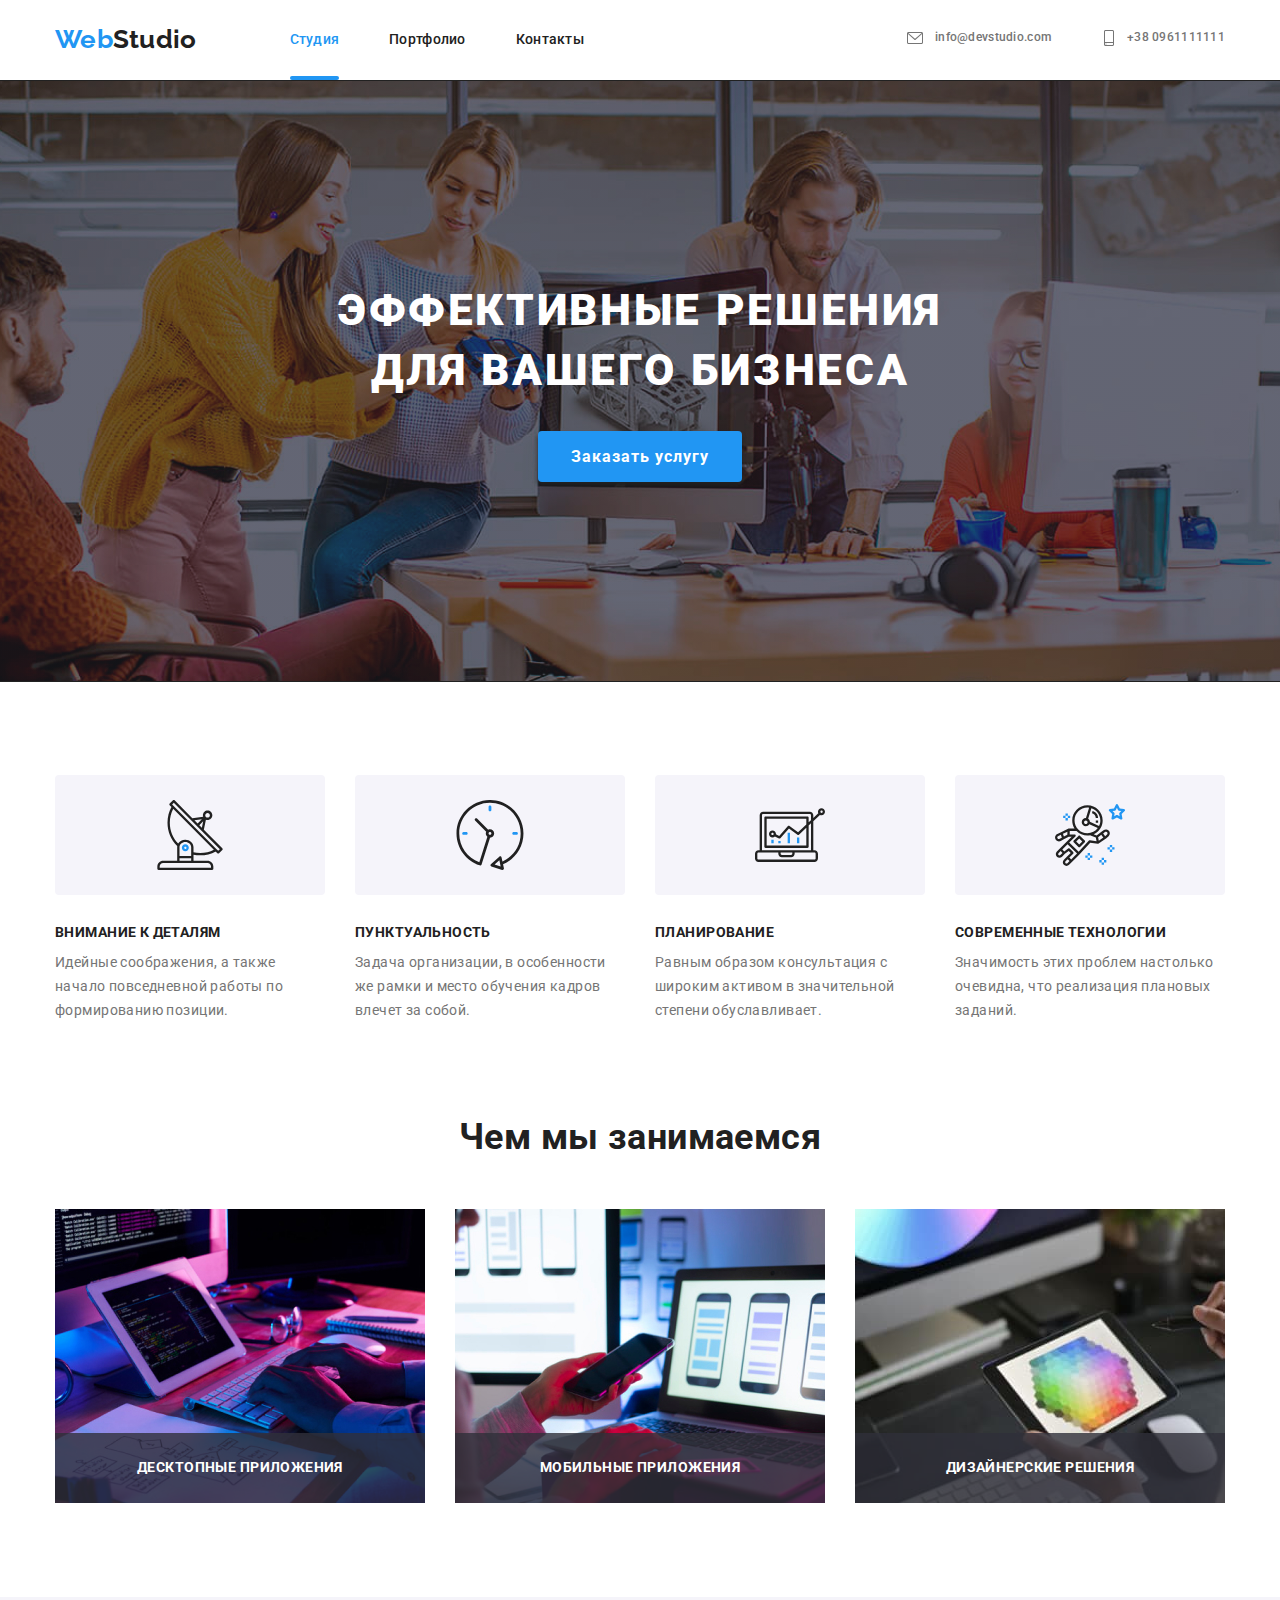
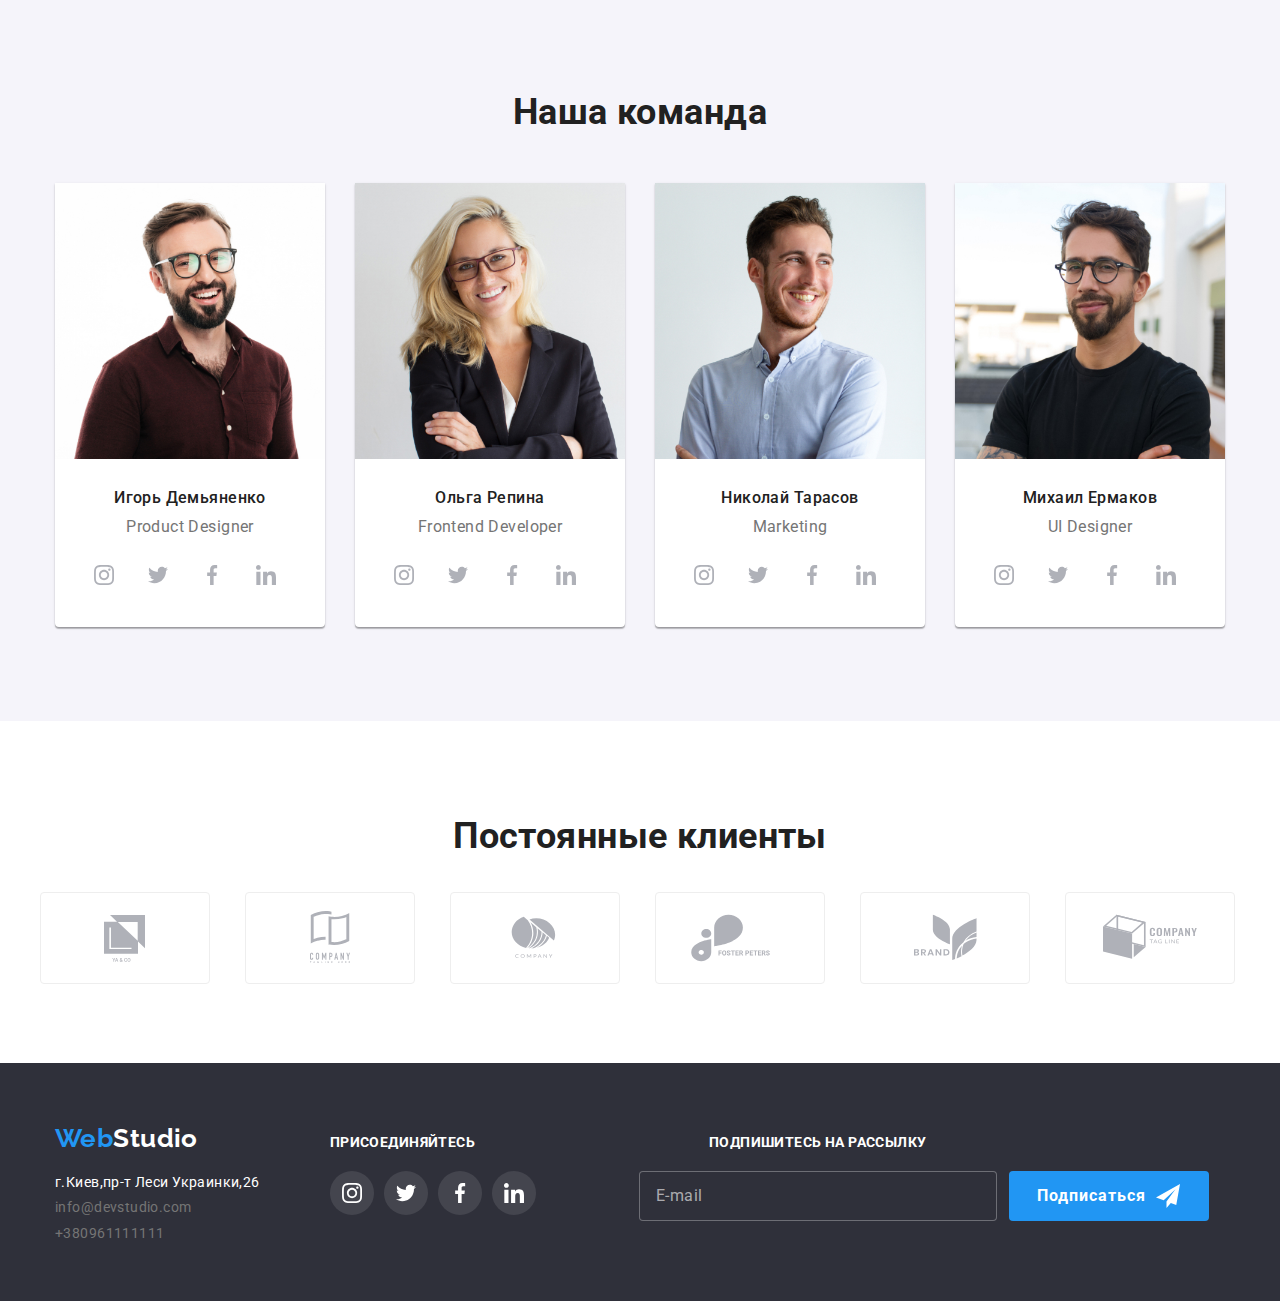
<file: index.html>
<!DOCTYPE html>
<html lang="en">
    <head>
        <meta charset="UTF-8">
        <meta http-equiv="X-UA-Compatible" content="IE=edge">
        <meta name="viewport" content="width=device-width, initial-scale=1.0">
        <title>WEbStudio</title>
        <link rel="preconnect" href="https://fonts.googleapis.com">
        <link rel="preconnect" href="https://fonts.gstatic.com" crossorigin>
        <link href="https://fonts.googleapis.com/css2?family=Raleway:wght@700&family=Roboto:wght@400;500;700;900&display=swap" rel="stylesheet">
        <link rel="stylesheet" href="https://cdnjs.cloudflare.com/ajax/libs/modern-normalize/1.1.0/modern-normalize.min.css">
        <link rel="stylesheet" href="./css/main.min.css">
    </head>
<body>
    <header class="header">

        <div class="container ">
            <div class="page-header">
               <nav class="nav">
                    <div class="logotip-mobile">
                         <a lang="en" href="./index.html" class="logo"> <span class="logoweb">Web</span>Studio</a>
                     </div>

            
                 <button type="button" 
                        class="menu-btn" 
                        aria-expanded="false" 
                        aria-controls="menu-container" 
                        data-menu-button>
                        
                        <svg width="40"
                        height="40"
                        aria-label="Переключатель мобильной кнопки" >
                            <use class="icon-menu" href="./images/icons.svg#iconburger"></use>
                            <use class="icon-close" href="./images/icons.svg#iconclose2"></use>
                        </svg>
                </button>
            <div class="menu-container" id="menu-container" data-menu>
               
            
            <div class="nav-menu">
                <ul class=" site-nav list">
                    <li class="site-nav__item"><a href="./index.html" class="site-nav__link current">Студия</a></li>
                    <li class="site-nav__item"><a href="./portfolio.html" class="site-nav__link">Портфолио</a></li>
                    <li class="site-nav__item"><a href="" class="site-nav__link">Контакты</a></li>
                </ul>
            </div>
            <div class="contacts">
                <ul class=" auth-nav list">
                
                    <li class="auth-nav__phone ">
                        +38 0961111111
                         </li>
                    <li class=" auth-nav__mail">
                     
                        info@devstudio.com
                        
                    </li>
                </ul>
            </div>
            <div class="menu-socials">
                <a class="menu-socials__item" href="">Instagram</a>
                <a class="menu-socials__item" href="">Twitter</a>
                <a class="menu-socials__item" href="">Facebook</a>
                <a class="menu-socials__item" href="">LinkedIn</a>
            </div>
            </div>

          </nav>
           <div class="second-nav">
            <nav class="header__nav">
                <div class="logotip">
                <a lang="en" href="./index.html" class="logo"> <span class="logoweb">Web</span>Studio</a></div>
                <ul class=" site-nav-second list">
                    <li class="site-nav-second__item"><a href="./index.html" class="site-nav-second__link current">Студия</a></li>
                    <li class="site-nav-second__item"><a href="./portfolio.html" class="site-nav-second__link">Портфолио</a></li>
                    <li class="site-nav-second__item"><a href="" class="site-nav-second__link">Контакты</a></li>
                </ul>
            </nav>
            <ul class=" auth-nav-second list">
            
                <li class="auth-nav-second__item ">
                    <a href="#" class="icon" >
                        <svg class="icon__envelope " >
                            <use href="./images/icons.svg#iconenvelope"></use>
                        </svg>
                    info@devstudio.com
                    </a>
                </li>
                <li class=" auth-nav-second__item">
                    <a href="#" class="icon" >
                        <svg class="icon__smartphone" >
                             <use href="./images/icons.svg#iconsmartphone"></use>
                        </svg> 
                    +38 0961111111
                    </a>
                </li>
            </ul>
           </div>

          </div>
        </div>
    </header>
    <main>
        <section class="hero overlay">
            <div class="container">
                <h1 class="hero__title">Эффективные решения для вашего бизнеса</h1>
            <button data-modal-open type="button" class="button">Заказать услугу</button>

            
            </div>
            </section>
            <section class="section-feature section">
                <div class="container">
                     <h2 class="section-title visually-hidden ">Наши преимущества</h2>
                     <ul class="feature list">
                        
                         <li class="feature__item">
                             <div class="clock-icon">
                           <svg class="clock-icon__icon" >
                                 <use href="./images/icons.svg#iconantenna"></use>
                            </svg></div>
                             <h3 class="title" >Внимание к деталям</h3>
                             <p class="title__text">Идейные соображения, а также начало повседневной работы по формированию позиции.</p>
                         </li>
                         <li class="feature__item">
                             <div class="clock-icon">
                             <svg class="clock-icon__icon" >
                                 <use href="./images/icons.svg#iconclock"></use>
                            </svg></div>
                             <h3 class="title" >Пунктуальность</h3>
                             <p class="title__text">Задача организации, в особенности же рамки и место обучения кадров влечет за собой.</p>
                         </li>
                         <li class="feature__item">
                             <div class="clock-icon">
                             <svg class="clock-icon__icon" >
                                 <use href="./images/icons.svg#icondiagram"></use>
                            </svg></div>
                             <h3 class="title" >Планирование</h3>
                             <p class="title__text">Равным образом консультация с широким активом в значительной степени обуславливает.</p>
                         </li>
                         <li class="feature__item">
                             <div class="clock-icon">
                             <svg class="clock-icon__icon" >
                                 <use href="./images/icons.svg#iconastronaut"></use>
                            </svg></div>
                             <h3 class="title" >Современные технологии</h3>
                             <p class="title__text">Значимость этих проблем настолько очевидна, что реализация плановых заданий.</p>
                         </li>
                     </ul>
                </div>
             </section>

             <section class="section-image section">
                <div class="container">
                     <h2 class="section-title">Чем мы занимаемся</h2>
                  
                     <ul class="image list">
                    
                         <li class="image__item item">
                             <div class="image__action">
                             <img src="./images/img.jpg" alt="Набираем html" width="370" height="294">
                             
                             <p class="image__text">Десктопные приложения</p></div>
                         </li>
                         <li class="image__item">
                             <div class="image__action">
                             <img src="./images/img1.jpg" width="370" height="294" alt="Копируем на телефон">
                             <p class="image__text">Мобильные приложения</p></div>
             
                         </li>
                         <li class="image__item">
                             <div class="image__action">
                             <img src="./images/img2(2).jpg" width="370" height="294" alt="Картинка">
                             <p class="image__text">Дизайнерские решения</p></div>
                         </li>
                     </ul>
                 
                </div>
                     </section>


             <section class="section section-commands">
                <div class="container commands-container">
                    <h2 class="section-commands-title">Наша команда</h2>
                    <ul class="commands list" >
                        <li class="commands__item"><img class="img-people" src="./images/man1.jpg"  alt="Игорь Демьяненко">
                            <div class="socials">
                            <h3 class="title-commands">Игорь Демьяненко</h3>
                            <p class="socials__text">Product Designer</p>
                            <div class="instagram">
                            <a href="#" class="instagram__item">
                                <svg class="instagram__svg">
                                <use href="./images/icons.svg#iconinstagram"></use>
                           </svg></a> 
                           <a href="#" class="instagram__item" >
                            <svg class="instagram__svg">
                            <use href="./images/icons.svg#icontwitter"></use>
                            </svg></a>
                            <a href="#" class="instagram__item" >
                                <svg class="instagram__svg">
                                <use href="./images/icons.svg#iconfacebook"></use>
                                </svg></a>
                                <a href="#" class="instagram__item" >
                                    <svg class="instagram__svg" >
                                    <use href="./images/icons.svg#iconlinkedin"></use>
                                </svg></a>
                            </div>
                            </div>
                        </li>
                        <li class="commands__item"><img class="img-people" src="./images/woman2.jpg"  alt="Ольга Репина">
                            <div class="socials">
                            <h3 class="title-commands">Ольга Репина</h3>
                            <p class="socials__text">Frontend Developer</p>
                            <div class="instagram">
                                <a href="#" class="instagram__item">
                                    <svg class="instagram__svg">
                                    <use href="./images/icons.svg#iconinstagram"></use>
                               </svg></a> 
                               <a href="#" class="instagram__item" >
                                <svg class="instagram__svg">
                                <use href="./images/icons.svg#icontwitter"></use>
                                </svg></a>
                                <a href="#" class="instagram__item" >
                                    <svg class="instagram__svg">
                                    <use href="./images/icons.svg#iconfacebook"></use>
                                    </svg></a>
                                    <a href="#" class="instagram__item" >
                                        <svg class="instagram__svg" >
                                        <use href="./images/icons.svg#iconlinkedin"></use>
                                    </svg></a>
                                </div>
                                </div>
                        </li>
                        <li class="commands__item"><img class="img-people" src="./images/man3.jpg" alt="Николай Тарасов">
                            <div class="socials">
                            <h3 class="title-commands">Николай Тарасов</h3>
                            <p class="socials__text">Marketing</p>
                            <div class="instagram">
                                <a href="#" class="instagram__item">
                                    <svg class="instagram__svg">
                                    <use href="./images/icons.svg#iconinstagram"></use>
                               </svg></a> 
                               <a href="#" class="instagram__item" >
                                <svg class="instagram__svg">
                                <use href="./images/icons.svg#icontwitter"></use>
                                </svg></a>
                                <a href="#" class="instagram__item" >
                                    <svg class="instagram__svg">
                                    <use href="./images/icons.svg#iconfacebook"></use>
                                    </svg></a>
                                    <a href="#" class="instagram__item" >
                                        <svg class="instagram__svg" >
                                        <use href="./images/icons.svg#iconlinkedin"></use>
                                    </svg></a>
                                </div>
                                </div>
                        </li>
                        <li class="commands__item"><img class="img-people" src="./images/man4.jpg" alt="Михаил Ермаков">
                            <div class="socials">
                            <h3 class="title-commands">Михаил Ермаков</h3>
                            <p class="socials__text">UI Designer</p>
                            <div class="instagram">
                                    <a href="#" class="instagram__item">
                                        <svg class="instagram__svg">
                                        <use href="./images/icons.svg#iconinstagram"></use>
                                </svg></a> 
                                <a href="#" class="instagram__item" >
                                    <svg class="instagram__svg">
                                    <use href="./images/icons.svg#icontwitter"></use>
                                    </svg></a>
                                    <a href="#" class="instagram__item" >
                                        <svg class="instagram__svg">
                                        <use href="./images/icons.svg#iconfacebook"></use>
                                        </svg></a>
                                        <a href="#" class="instagram__item" >
                                            <svg class="instagram__svg" >
                                            <use href="./images/icons.svg#iconlinkedin"></use>
                                        </svg></a>
                                </div>
                                </div>
                        </li>
                    </ul>
                </div>
                </section>
                <section class="section">
                    <div class="container container-clients">
                        <h2 class="section-commands-title">Постоянные клиенты</h2>
                        <ul class="clients list">
                            <li class="clients__item"> 
                              <a href="#" class="clients__button" >
                                 <svg class="clients__icon" >
                                    <use href="./images/icons.svg#iconclient1"></use>
                                 </svg>
                             </a> 
                            </li>
        
                            <li class="clients__item">
                              <a href="#" class="clients__button" >
                                 <svg class="clients__icon">
                                     <use href="./images/icons.svg#iconclient2"></use>
                                 </svg>
                              </a>
                            </li>
                          
                            <li class="clients__item"> 
                               <a href="#" class="clients__button" >
                                 <svg class="clients__icon" >
                                     <use href="./images/icons.svg#iconclient3"></use>
                                 </svg>
                              </a>
                            </li>
                            
                            <li class="clients__item"> 
                               <a href="#" class="clients__button" >
                                 <svg class="clients__icon foster" >
                                     <use href="./images/icons.svg#iconfoster"></use>
                                 </svg>
                               </a>
                           </li>
                            
                           <li class="clients__item">
                               <a href="#" class="clients__button" >
                                 <svg class="clients__icon" >
                                     <use href="./images/icons.svg#iconclient5"></use>
                                 </svg>
                               </a>
                           </li>
                           
                           <li class="clients__item"> 
                               <a href="#" class="clients__button" >
                                 <svg class="clients__icon" >
                                     <use href="./images/icons.svg#iconclient6"></use>
                                 </svg>
                               </a>
                           </li>
                     </ul>
                    </div>
                </section>
    </main>
    <footer class="footer">
        <div class="footer-container container">
            
            <div class="footer-mail">
            
            <div class="mail-logo">
                <div class="logotip-footer">
                 <a lang="en" href="./index.html" class="logo footer-logo"> <span class="logoweb">Web</span>Studio</a>
                </div>
                
                <address>
                    <ul class="mail-list list">
                        <li class="mail-list__item"><a href="https://goo.gl/maps/913QoBTFxCLbHZBB8" class="mail-list__link" >г.Киев,пр-т Леси Украинки,26</a></li>
                        <li class="mail-list__item"><a href="mailto:info@devstudio.com" class="mail-list__link-footer">info@devstudio.com</a></li>
                        <li class="mail-list__item"><a href="" class="mail-list__link-footer">+380961111111</a></li>
                    </ul>
                </address>
             </div>


             <div class="insta-icom">
                <p class="footer-text">присоединяйтесь</p>
                <ul class="list">
                 
                 <li>
                     <div class="footer-icon">
                         <a href="#" class="footer-icon__item">
                             <svg class="footer-icon__instagram">
                             <use href="./images/icons.svg#iconinstagram"></use>
                        </svg></a> 
                        <a href="#" class="footer-icon__item" >
                         <svg class="footer-icon__instagram">
                         <use href="./images/icons.svg#icontwitter"></use>
                         </svg></a>
                         <a href="#" class="footer-icon__item" >
                             <svg class="footer-icon__instagram">
                             <use href="./images/icons.svg#iconfacebook"></use>
                             </svg></a>
                             <a href="#" class="footer-icon__item" >
                                 <svg class="footer-icon__instagram" >
                                 <use href="./images/icons.svg#iconlinkedin"></use>
                             </svg></a>
                         </div> 
                 </li>
             </ul>
         </div>
         </div>
   
         <form class="mail-submit-form">
           
         <div class="mail-form">
             <div class="mail-sighn">
             <label for="mail" class="mail-form__text">Подпишитесь на рассылку</label>
           
             <input type="email" name="mail" id="mail" placeholder="E-mail">
              </div>
         <div class="submit-form">
             <button type="submit" class="submit">Подписаться</button>
         
         </div>
        </div>
      </form>
         </div>
    </footer>
    <div class="backdrop is-hidden" data-modal>
        <div class="modal">
            <button type="button" class="button-close" data-modal-close>
                    <svg class="close-icon">
                        <use href="./images/icons.svg#iconclose"></use>
                    </svg></button>
          
                        <div class="modal-container">
                                <b class="modal-head">Оставьте свои данные, мы вам перезвоним</b>
                             <form name="data-form" action="#" novalidate>
                        
                                <div class="modal-class">
                                    <label for="name" class="text-modal">Имя</label>
                                    <input class="name" type="text" name="name" id="name">
                                    <svg class="modal-icon name-icon">
                                        <use href="./images/icons.svg#iconname"></use>
                                    </svg>
                                </div>
    
                                <div class="modal-class">
                                    <label for="tel" class="text-modal">Телефон</label>
                                    <input type="text" name="tel" id="tel">
                                    <svg class="modal-icon phone-icon">
                                        <use href="./images/icons.svg#iconphone"></use>
                                    </svg>
                                </div>
    
                                <div class="modal-class">
                                    <label for="mail-modal" class="text-modal">Почта</label>
                                    <input type="text" name="mail-modal" id="mail-modal" autofocus>
                                    <svg class="modal-icon mailicon">
                                        <use href="./images/icons.svg#iconmail"></use>
                                    </svg>
                                </div>
                        
                                <div class="modal-class">
                                        <label for="comment" class="text-modal"> Комментарий</label>
                                        <textarea class="form-text" name="comment" id="comment" placeholder="Введите текст..."></textarea>
                                </div>
                                
                                    <div class="modal-policy">
                                        <input class="form-checkbox visually-hidden" type="checkbox" name="policy" id="policy">
                                        <label class="label-checkbox" for="policy">Соглашаюсь с рассылкой и принимаю <a href="" class="decision">Условия договора</a></label>
                                    </div>
                                
                                    <div class="modal-button">
                                        <button type="submit" class="footer-button button">Отправить</button>
                                    </div>
                             </form>
                     </div>
                      
        </div>
        
    </div>

    <script src="./js/menu.js"></script>
    <script src="./js/modals.js"></script>
</body>
</html>
</file>
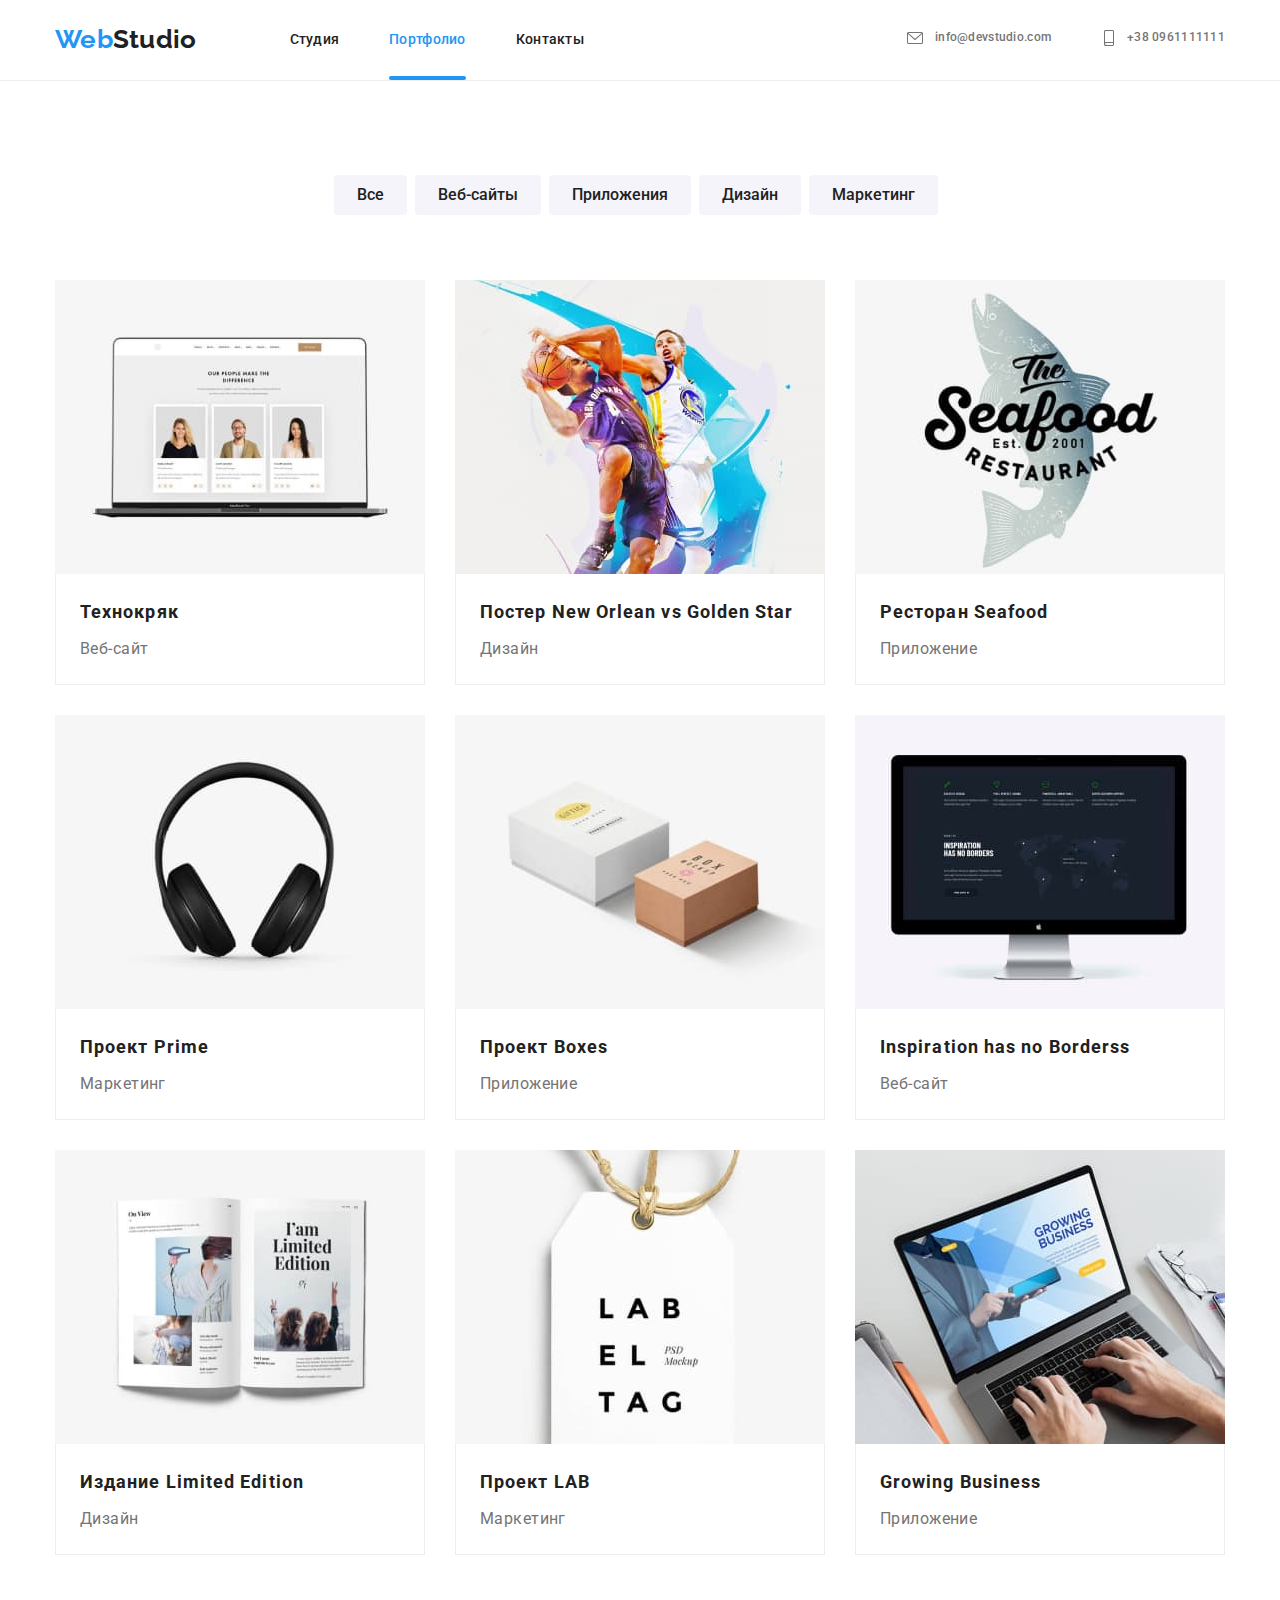
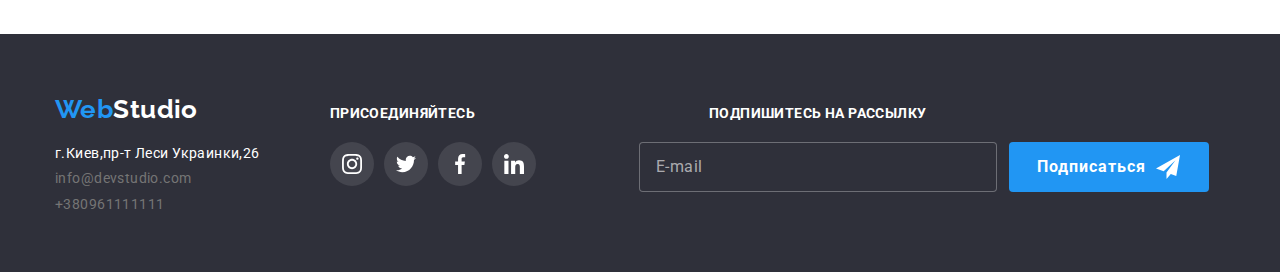
<file: portfolio.html>
<!DOCTYPE html>
<html lang="en">
    <head>
        <meta charset="UTF-8">
        <meta http-equiv="X-UA-Compatible" content="IE=edge">
        <meta name="viewport" content="width=device-width, initial-scale=1.0">
        <title>WEbStudio</title>
        <link rel="preconnect" href="https://fonts.googleapis.com">
        <link rel="preconnect" href="https://fonts.gstatic.com" crossorigin>
        <link href="https://fonts.googleapis.com/css2?family=Raleway:wght@700&family=Roboto:wght@400;500;700;900&display=swap" rel="stylesheet">
        <link rel="stylesheet" href="https://cdnjs.cloudflare.com/ajax/libs/modern-normalize/1.1.0/modern-normalize.min.css">
        <link rel="stylesheet" href="./css/main.min.css">
    </head>
<body>
    <header class="header">

        <div class="container ">
            <div class="page-header">
               <nav class="nav">
         
               <a lang="en" href="./index.html" class="logo"> <span class="logoweb">Web</span>Studio</a>
            

            
                 <button type="button" 
                        class="menu-btn" 
                        aria-expanded="false" 
                        aria-controls="menu-container" 
                        data-menu-button>
                        
                        <svg width="40"
                        height="40"
                        aria-label="Переключатель мобильной кнопки" >
                            <use class="icon-menu" href="./images/icons.svg#iconburger"></use>
                            <use class="icon-close" href="./images/icons.svg#iconclose2"></use>
                        </svg>
                </button>
            <div class="menu-container" id="menu-container" data-menu>
               
            
            <div class="nav-menu">
                <ul class=" site-nav list">
                    <li class="site-nav__item"><a href="./index.html" class="site-nav__link">Студия</a></li>
                    <li class="site-nav__item"><a href="./portfolio.html" class="site-nav__link current">Портфолио</a></li>
                    <li class="site-nav__item"><a href="" class="site-nav__link">Контакты</a></li>
                </ul>
            </div>
            <div class="contacts">
                <ul class=" auth-nav list">
                
                    <li class="auth-nav__phone ">
                        +38 0961111111
                         </li>
                    <li class=" auth-nav__mail">
                     
                        info@devstudio.com
                        
                    </li>
                </ul>
            </div>
            <div class="menu-socials">
                <a class="menu-socials__item" href="">Instagram</a>
                <a class="menu-socials__item" href="">Twitter</a>
                <a class="menu-socials__item" href="">Facebook</a>
                <a class="menu-socials__item" href="">LinkedIn</a>
            </div>
            </div>

          </nav>
           <div class="second-nav">
            <nav class="header__nav">
                <div class="logotip">
                <a lang="en" href="./index.html" class="logo"> <span class="logoweb">Web</span>Studio</a></div>
                <ul class=" site-nav-second list">
                    <li class="site-nav-second__item"><a href="./index.html" class="site-nav-second__link">Студия</a></li>
                    <li class="site-nav-second__item"><a href="./portfolio.html" class="site-nav-second__link current">Портфолио</a></li>
                    <li class="site-nav-second__item"><a href="" class="site-nav-second__link">Контакты</a></li>
                </ul>
            </nav>
            <ul class=" auth-nav-second list">
            
                <li class="auth-nav-second__item ">
                    <a href="#" class="icon" >
                        <svg class="icon__envelope " >
                            <use href="./images/icons.svg#iconenvelope"></use>
                        </svg>
                    info@devstudio.com
                    </a>
                </li>
                <li class=" auth-nav-second__item">
                    <a href="#" class="icon" >
                        <svg class="icon__smartphone" >
                             <use href="./images/icons.svg#iconsmartphone"></use>
                        </svg> 
                    +38 0961111111
                    </a>
                </li>
            </ul>
           </div>

          </div>
        </div>
    </header>
        <main>
            <section class="section">
                <div class="container">
                    <h1 class="section-title visually-hidden ">Фильтра</h1>
                    <ul class="button-list list">
                        <li class="button-list__item"> <button type="button" class="button-list__secondary-button" >Все</button></li>
                        <li class="button-list__item"> <button type="button" class="button-list__secondary-button">Веб-сайты</button></li>
                        <li class="button-list__item"> <button type="button" class="button-list__secondary-button">Приложения</button></li>
                        <li class="button-list__item"> <button type="button" class="button-list__secondary-button">Дизайн</button></li>
                        <li class="button-list__item"> <button type="button" class="button-list__secondary-button">Маркетинг</button></li>
                    </ul>

           <ul class="picture-list list">
                        <li class="picture-list__item">

         
                          
                            <a href="" class="filter-link link">
                                <div class="porto-filter">
                                    <picture>
                                      <source srcset="./images/Porto1.jpg 1x, ./images/porto1@2x 2x.jpg" media="(min-width: 1200px)" type="image/jpeg"/>
                                      <source srcset="./images/Porto1.webp 1x, ./images/porto1@2x 2x.webp" media="(min-width: 1200px)" type="image/webp"/>
                                      <source srcset="./images/tablet_porto1.jpg 1x, ./images/tablet_porto1@2x 2x.jpg" media="(min-width: 768px)" type="image/jpeg"/>
                                      <source srcset="./images/mobile-porto1.jpg 1x, ./images/mobile-porto1@2x 2x.jpg" type="image/jpeg"/>
                                      <img src="./images/mobile-porto1.jpg" alt="Картинка Веб-сайт"/>
                                    </picture>
                                       <p class="porto-text">Ресурс предлагает комплексные предложения с разным уровнем функционала и сервисов. Все это позволит посетителю получить исчерпывающие сведения о компании или частном лице.</p>
                                
                                    </div>
                        
                                <div class="container-filter">
                                    <h2 class="title-filter">Технокряк</h2>
                                    <p class="title-p web-site">Веб-сайт</p>
                    
                            </div>
                            </a>
                        </li>
                        <li class="picture-list__item">
                            <a href="" class="filter-link link">
                                 <div class="porto-filter">
                                    <picture>
                                        <source srcset="./images/Porto2.jpg 1x, ./images/porto2@2x 2x.jpg" media="(min-width: 1200px)" type="image/jpeg"/>
                                        <source srcset="./images/Porto2.webp 1x, ./images/porto2@2x 2x.webp" media="(min-width: 1200px)" type="image/webp"/>
                                        <source srcset="./images/tablet_porto2.jpg 1x, ./images/tablet_porto2@2x 2x.jpg" media="(min-width: 768px)" type="image/jpeg"/>
                                        <source srcset="./images/mobile-porto2.jpg 1x, ./images/mobile-porto2@2x 2x.jpg" type="image/jpeg"/>
                                         <img src="./images/mobile-porto2.jpg" alt="Картинка Дизайн"/>
                                      </picture>
                                         
                                            <p class="porto-text">Ресурс предлагает комплексные предложения с разным уровнем функционала и сервисов. Все это позволит посетителю получить исчерпывающие сведения о компании или частном лице.</p>
                                    </div>
                                    <div class="container-filter">
                                            <h2 class="title-filter">Постер New Orlean vs Golden Star</h2>
                                            <p class="title-p">Дизайн</p>
                                    </div>
                               
                        </a>
                        </li>
                        <li class="picture-list__item">
                            <a href="" class="filter-link link">
                                <div class="porto-filter">
                                    <picture>
                                        <source srcset="./images/porto3.jpg 1x, ./images/porto3@2x 2x.jpg" media="(min-width: 1200px)" type="image/jpeg"/>
                                        <source srcset="./images/porto3.webp 1x, ./images/porto3@2x 2x.webp" media="(min-width: 1200px)" type="image/webp"/>
                                        <source srcset="./images/tablet_porto3.jpg 1x, ./images/tablet_porto3@2x 2x.jpg" media="(min-width: 768px)" type="image/jpeg"/>
                                        <source srcset="./images/mobile-porto3.jpg 1x, ./images/mobile-porto3@2x 2x.jpg" type="image/jpeg"/>
                                         <img src="./images/mobile-porto3.jpg" alt="Картинка с названием ресторана"/>
                                      </picture>
                                <p class="porto-text">Ресурс предлагает комплексные предложения с разным уровнем функционала и сервисов. Все это позволит посетителю получить исчерпывающие сведения о компании или частном лице.</p>
                            </div>
                                <div class="container-filter">
                                <h2 class="title-filter">Ресторан Seafood</h2>
                                <p class="title-p">Приложение</p> 
                            </div>
                            </a>
                            </li>
                        <li class="picture-list__item">
                            <a href="" class="filter-link link">
                                <div class="porto-filter">
                                    <picture>
                                        <source srcset="./images/poorto4.jpg 1x, ./images/porto4@2x 2x.jpg" media="(min-width: 1200px)" type="image/jpeg"/>
                                        <source srcset="./images/poorto4.webp 1x, ./images/porto4@2x 2x.webp" media="(min-width: 1200px)" type="image/webp"/>
                                        <source srcset="./images/tablet_porto4.jpg 1x, ./images/tablet_porto4@2x 2x.jpg" media="(min-width: 768px)" type="image/jpeg"/>
                                        <source srcset="./images/mobile-porto4.jpg 1x, ./images/mobile-porto4@2x 2x.jpg" type="image/jpeg"/>
                                         <img src="./images/mobile-porto4.jpg" alt="Картинка с наушниками"/>
                                      </picture>
                               
                                <p class="porto-text">Ресурс предлагает комплексные предложения с разным уровнем функционала и сервисов. Все это позволит посетителю получить исчерпывающие сведения о компании или частном лице.</p>
                                </div>
                                <div class="container-filter">
                                <h2 class="title-filter">Проект Prime</h2>
                                <p class="title-p">Маркетинг</p>
                            </div>
                        </a>
                        </li>



                        <li class="picture-list__item">
                            <a href="" class="filter-link link">
                                <div class="porto-filter">
                                    <picture>
                                    <source srcset="./images/porto5.jpg 1x, ./images/porto5@2x 2x.jpg" media="(min-width: 1200px)" type="image/jpeg"/>
                                    <source srcset="./images/porto5.webp 1x, ./images/porto5@2x 2x.webp" media="(min-width: 1200px)" type="image/webp"/>
                                    <source srcset="./images/tablet_porto5.jpg 1x, ./images/tablet_porto5@2x 2x.jpg" media="(min-width: 768px)" type="image/jpeg"/>
                                    <source srcset="./images/mobile-porto5.jpg 1x, ./images/mobile-porto5@2x 2x.jpg" type="image/jpeg"/>
                                     <img src="./images/mobile-porto5.jpg" alt="Картинка с коробочками"/>
                                  </picture>
                                    
                                    <p class="porto-text">Ресурс предлагает комплексные предложения с разным уровнем функционала и сервисов. Все это позволит посетителю получить исчерпывающие сведения о компании или частном лице.</p>
                                </div>
                                    <div class="container-filter">
                                <h2 class="title-filter">Проект Boxes</h2>
                                <p class="title-p">Приложение</p>
                            </div>
                            </a>
                        </li>
                        <li class="picture-list__item">
                            <a href="" class="filter-link link">
                                <div class="porto-filter">
                                    <picture>
                                        <source srcset="./images/porto6.jpg 1x, ./images/porto6@2x 2x.jpg" media="(min-width: 1200px)" type="image/jpeg"/>
                                        <source srcset="./images/porto6.webp 1x, ./images/porto6@2x 2x.webp" media="(min-width: 1200px)" type="image/webp"/>
                                        <source srcset="./images/tablet_porto6.jpg 1x, ./images/tablet_porto6@2x 2x.jpg" media="(min-width: 768px)" type="image/jpeg"/>
                                        <source srcset="./images/mobile-porto6.jpg 1x, ./images/mobile-porto6@2x 2x.jpg" type="image/jpeg"/>
                                         <img src="./images/mobile-porto6.jpg" alt="Картинка с монитором"/>
                                      </picture>
                               
                                <p class="porto-text">Ресурс предлагает комплексные предложения с разным уровнем функционала и сервисов. Все это позволит посетителю получить исчерпывающие сведения о компании или частном лице.</p>
                                </div>
                                <div class="container-filter">
                                <h2 class="title-filter">Inspiration has no Borderss</h2>
                                <p class="title-p">Веб-сайт</p>
                            </div>
                            </a>
                        </li>
                        <li class="picture-list__item">
                            <a href="" class="filter-link link">
                                <div class="porto-filter">
                                    <picture>
                                        <source srcset="./images/porto7.jpg 1x, ./images/porto7@2x 2x.jpg" media="(min-width: 1200px)" type="image/jpeg"/>
                                        <source srcset="./images/porto7.webp 1x, ./images/porto7@2x 2x.webp" media="(min-width: 1200px)" type="image/webp"/>
                                        <source srcset="./images/tablet_porto7.jpg 1x, ./images/tablet_porto7@2x 2x.jpg" media="(min-width: 768px)" type="image/jpeg"/>
                                        <source srcset="./images/mobile-porto7.jpg 1x, ./images/mobile-porto7@2x 2x.jpg" type="image/jpeg"/>
                                         <img src="./images/mobile-porto7.jpg" alt="Картинка открытый журнал"/>
                                      </picture>  
                               
                                <p class="porto-text">Ресурс предлагает комплексные предложения с разным уровнем функционала и сервисов. Все это позволит посетителю получить исчерпывающие сведения о компании или частном лице.</p>
                                </div>
                                <div class="container-filter">
                                <h2 class="title-filter">Издание Limited Edition</h2>
                                <p class="title-p">Дизайн</p>
                                </div>
                            </a>
                        </li>
                        <li class="picture-list__item">
                            <a href="" class="filter-link link">
                                <div class="porto-filter">
                                    <picture>
                                    <source srcset="./images/porto8.jpg 1x, ./images/porto8@2x 2x.jpg" media="(min-width: 1200px)"  type="image/jpeg"/>
                                    <source srcset="./images/porto8.webp 1x, ./images/porto8@2x 2x.webp"media="(min-width: 1200px)" type="image/webp"/>
                                    <source srcset="./images/tablet_porto8.jpg 1x, ./images/tablet_porto8@2x 2x.jpg" media="(min-width: 768px)" type="image/jpeg"/>
                                    <source srcset="./images/mobile-porto8.jpg 1x, ./images/mobile-porto8@2x 2x.jpg" type="image/jpeg"/>
                                     <img src="./images/mobile-porto8.jpg" alt="Картинка Проект Лаб"/>
                                  </picture>
                               
                                <p class="porto-text">Ресурс предлагает комплексные предложения с разным уровнем функционала и сервисов. Все это позволит посетителю получить исчерпывающие сведения о компании или частном лице.</p>
                                </div>
                                <div class="container-filter">
                                <h2 class="title-filter">Проект LAB</h2>
                                <p class="title-p">Маркетинг</p>
                                </div>
                            </a>
                        </li>
                        <li class="picture-list__item">
                            <a href="" class="filter-link link">
                                <div class="porto-filter">
                                    <picture>
                                        <source srcset="./images/porto9.jpg 1x, ./images/porto9@2x 2x.jpg" media="(min-width: 1200px)" type="image/jpeg"/>
                                        <source srcset="./images/porto9.webp 1x, ./images/porto9@2x 2x.webp" media="(min-width: 1200px)" type="image/webp"/>
                                        <source srcset="./images/tablet_porto9.jpg 1x, ./images/tablet_porto9@2x 2x.jpg" media="(min-width: 768px)" type="image/jpeg"/>
                                        <source srcset="./images/mobile-porto9.jpg 1x, ./images/mobile-porto9@2x 2x.jpg" type="image/jpeg"/>
                                         <img src="./images/mobile-porto9.jpg" alt="Картинка руки печатают на лаптопе"/>
                                      </picture>
                             
                                <p class="porto-text">Ресурс предлагает комплексные предложения с разным уровнем функционала и сервисов. Все это позволит посетителю получить исчерпывающие сведения о компании или частном лице.</p>
                                </div>
                                <div class="container-filter">
                                <h2 class="title-filter">Growing Business</h2>
                                <p class="title-p">Приложение</p>
                            </div>
                            </a>
                        </li>
                    </ul>
                </div>
        
    </section>
</main>

    <footer class="footer">
        <div class="footer-container container">
            
            <div class="footer-mail">
            
            <div class="mail-logo">
                <div class="logotip-footer">
                 <a lang="en" href="./index.html" class="logo footer-logo"> <span class="logoweb">Web</span>Studio</a>
                </div>
                
                <address>
                    <ul class="mail-list list">
                        <li class="mail-list__item"><a href="https://goo.gl/maps/913QoBTFxCLbHZBB8" class="mail-list__link" >г.Киев,пр-т Леси Украинки,26</a></li>
                        <li class="mail-list__item"><a href="mailto:info@devstudio.com" class="mail-list__link-footer">info@devstudio.com</a></li>
                        <li class="mail-list__item"><a href="" class="mail-list__link-footer">+380961111111</a></li>
                    </ul>
                </address>
             </div>


             <div class="insta-icom">
                <p class="footer-text">присоединяйтесь</p>
                <ul class="list">
                 
                 <li>
                     <div class="footer-icon">
                         <a href="#" class="footer-icon__item">
                             <svg class="footer-icon__instagram">
                             <use href="./images/icons.svg#iconinstagram"></use>
                        </svg></a> 
                        <a href="#" class="footer-icon__item" >
                         <svg class="footer-icon__instagram">
                         <use href="./images/icons.svg#icontwitter"></use>
                         </svg></a>
                         <a href="#" class="footer-icon__item" >
                             <svg class="footer-icon__instagram">
                             <use href="./images/icons.svg#iconfacebook"></use>
                             </svg></a>
                             <a href="#" class="footer-icon__item" >
                                 <svg class="footer-icon__instagram" >
                                 <use href="./images/icons.svg#iconlinkedin"></use>
                             </svg></a>
                         </div> 
                 </li>
             </ul>
         </div>
         </div>
   
         <form class="mail-submit-form">
           
         <div class="mail-form">
             <div class="mail-sighn">
             <label for="mail" class="mail-form__text">Подпишитесь на рассылку</label>
           
             <input type="email" name="mail" id="mail" placeholder="E-mail">
              </div>
         <div class="submit-form">
             <button type="submit" class="submit">Подписаться</button>
         
         </div>
        </div>
      </form>
         </div>
    </footer>
    <div class="backdrop is-hidden" data-modal>
        <div class="modal">
            <button type="button" class="button-close" data-modal-close>
                    <svg class="close-icon">
                        <use href="./images/icons.svg#iconclose"></use>
                    </svg></button>
          
                        <div class="modal-container">
                                <b class="modal-head">Оставьте свои данные, мы вам перезвоним</b>
                             <form name="data-form" action="#" novalidate>
                        
                                <div class="modal-class">
                                    <label for="name" class="text-modal">Имя</label>
                                    <input class="name" type="text" name="name" id="name">
                                    <svg class="modal-icon name-icon">
                                        <use href="./images/icons.svg#iconname"></use>
                                    </svg>
                                </div>
    
                                <div class="modal-class">
                                    <label for="tel" class="text-modal">Телефон</label>
                                    <input type="text" name="tel" id="tel">
                                    <svg class="modal-icon phone-icon">
                                        <use href="./images/icons.svg#iconphone"></use>
                                    </svg>
                                </div>
    
                                <div class="modal-class">
                                    <label for="mail-modal" class="text-modal">Почта</label>
                                    <input type="text" name="mail-modal" id="mail-modal" autofocus>
                                    <svg class="modal-icon mailicon">
                                        <use href="./images/icons.svg#iconmail"></use>
                                    </svg>
                                </div>
                        
                                <div class="modal-class">
                                        <label for="comment" class="text-modal"> Комментарий</label>
                                        <textarea class="form-text" name="comment" id="comment" placeholder="Введите текст..."></textarea>
                                </div>
                                
                                    <div class="modal-policy">
                                        <input class="form-checkbox visually-hidden" type="checkbox" name="policy" id="policy">
                                        <label class="label-checkbox" for="policy">Соглашаюсь с рассылкой и принимаю <a href="" class="decision">Условия договора</a></label>
                                    </div>
                                
                                    <div class="modal-button">
                                        <button type="submit" class="footer-button button">Отправить</button>
                                    </div>
                             </form>
                     </div>
                      
        </div>
        
    </div>

    <script src="./js/menu.js"></script>
    <script src="./js/modals.js"></script>
</body>
</html>
</file>
<file: css/main.min.css>
.visually-hidden{position:absolute;width:1px;height:1px;margin:-1px;border:0;padding:0;white-space:nowrap;-webkit-clip-path:inset(100%);clip-path:inset(100%);clip:rect(0 0 0 0);overflow:hidden}body{background-color:#fff;color:#212121;font-family:"Roboto",sans-serif;font-size:14px;letter-spacing:.03em}html{box-sizing:border-box;scroll-behavior:inherit}.container{min-width:320px;padding-left:15px;padding-right:15px;margin-left:auto;margin-right:auto}@media screen and (min-width: 480px){.container{max-width:480px}}@media screen and (min-width: 768px){.container{max-width:768px}}@media screen and (min-width: 1200px){.container{max-width:1200px;margin:0 auto}}.list{list-style:none;padding:0;margin:0}h1,h2,h3,p{margin-top:0;margin-bottom:0}img{display:block;height:auto}@media screen and (max-width: 1199px){img{width:100%}}@media screen and (min-width: 1200px){img{max-width:100%}}.section{padding:60px 0;min-width:480px}@media screen and (min-width: 1200px){.section{padding:94px 0}}a{text-decoration:none}.logo,.logoweb{color:#212121;font-family:"Raleway",sans-serif;font-weight:700;font-size:24px;line-height:1.16;text-decoration:none;cursor:default;display:flex}@media screen and (min-width: 1200px){.logo,.logoweb{font-size:26px;line-height:1.2}}.logoweb{color:#2196f3}.footer-logo{color:#fff}.logotip-footer{display:flex;align-items:center;justify-content:space-around}@media screen and (min-width: 1200px){.logotip-footer{justify-content:flex-start}}.logotip-mobile{margin-right:284px}@media screen and (min-width: 768px){.logotip{margin-right:88px}}@media screen and (min-width: 1200px){.logotip{margin-right:93px}}.header{border-bottom:1px solid #eee;min-width:480px}.second-nav{display:none}@media screen and (max-width: 480){.second-nav{display:flex}}@media screen and (min-width: 768px){.second-nav{display:flex;align-items:center;justify-content:space-evenly;height:80px}}@media screen and (min-width: 1200px){.second-nav{justify-content:space-between;height:80px}}@media screen and (min-width: 768px){.header{font-weight:500;font-size:14px;line-height:1.14;letter-spacing:.02em;font-family:"Roboto";font-style:normal}.header__inner{display:flex;align-items:center;justify-content:space-between}.header__nav{display:flex;align-items:center}}.page-header{position:relative}.header .nav{display:flex;align-items:center;justify-content:space-between;min-height:60px}@media screen and (min-width: 767px){.header .nav{display:none}}.menu-btn{display:inline-flex;padding:0;border:none;background-color:rgba(0,0,0,0);cursor:pointer;z-index:2;transition:fill 250ms cubic-bezier(0.4, 0, 0.2, 1)}.menu-btn .icon-close{display:none}.menu-btn.is-open .icon-close{display:block}.menu-btn.is-open .icon-menu{display:none}.menu-btn:hover{fill:#2196f3}@media screen and (max-width: 767px){.menu-container{opacity:0;visibility:hidden;pointer-events:none;position:fixed;top:0;left:0;overflow:auto;z-index:1;width:100%;height:100vh;background-color:#fff;padding:48px 40px}}.menu-container.is-open{opacity:1;visibility:visible;pointer-events:auto}.hero{background-color:#2f303a;text-align:center;margin-left:auto;margin-right:auto;min-width:480px;padding:118px 0 118px}@media screen and (min-width: 1200px){.hero{padding:200px 0 200px}}.hero__title{color:#fff;font-weight:900;font-size:26px;line-height:1.62;letter-spacing:.06em;text-transform:uppercase;max-width:360px;margin:0 auto;margin-bottom:30px;padding-bottom:0}@media screen and (min-width: 768px){.hero__title{font-size:26px;max-width:360px}}@media screen and (min-width: 1200px){.hero__title{font-size:44px;line-height:1.36;max-width:696px;margin-left:auto;margin-right:auto}}.overlay{height:400px;outline:1px solid #212121;background-image:linear-gradient(rgba(47, 48, 58, 0.4), rgba(47, 48, 58, 0.4)),url(../images/overlay480.jpg);background-repeat:no-repeat;background-position:center;background-size:cover}@media screen and (min-device-pixel-ratio: 2),screen and (-webkit-min-device-pixel-ratio: 2),screen and (min-resolution: 192dpi),screen and (min-resolution: 2dppx){.overlay{background-image:linear-gradient(to right, rgba(47, 48, 58, 0.4), rgba(47, 48, 58, 0.4)),url(../images/overlay480-2x.jpg)}}@media screen and (min-width: 768px){.overlay{background-image:linear-gradient(to right, rgba(47, 48, 58, 0.4), rgba(47, 48, 58, 0.4)),url("../images/Overlay768.jpg")}}@media screen and (min-width: 768px)and (min-device-pixel-ratio: 2),screen and (min-width: 768px)and (-webkit-min-device-pixel-ratio: 2),screen and (min-width: 768px)and (min-resolution: 192dpi),screen and (min-width: 768px)and (min-resolution: 2dppx){.overlay{background-image:linear-gradient(to right, rgba(47, 48, 58, 0.4), rgba(47, 48, 58, 0.4)),url("../images/overlay768-2x.jpg")}}@media screen and (min-width: 1200px){.overlay{background-image:linear-gradient(to right, rgba(47, 48, 58, 0.4), rgba(47, 48, 58, 0.4)),url("../images/overlay1200-1x.jpg")}}@media screen and (min-width: 1200px)and (min-device-pixel-ratio: 2),screen and (min-width: 1200px)and (-webkit-min-device-pixel-ratio: 2),screen and (min-width: 1200px)and (min-resolution: 192dpi),screen and (min-width: 1200px)and (min-resolution: 2dppx){.overlay{background-image:linear-gradient(to right, rgba(47, 48, 58, 0.4), rgba(47, 48, 58, 0.4)),url("../images/Overlay1200.jpg")}}@media screen and (min-width: 1200px){.overlay{max-width:1600px;height:600px;padding-top:200px}}.button{background-color:#2196f3;color:#fff;cursor:pointer;font-family:"Roboto",sans-serif;font-style:normal;font-weight:700;font-size:16px;line-height:1.85;letter-spacing:.06em;margin:0 auto;display:inline-block;box-shadow:0px 4px 4px #212121;border-radius:4px;min-width:200px;padding:10px 32px;border:1px solid rgba(0,0,0,0)}.button-list{display:inline-flex;flex-wrap:wrap;margin-bottom:25px}@media screen and (min-width: 768px){.button-list{display:flex;justify-content:center;margin-bottom:30px}}@media screen and (min-width: 1200px){.button-list{margin-bottom:50px}}.button-list__item{margin-right:8px;margin-bottom:15px}.button-list__secondary-button{background-color:#f5f4fa;color:#212121;font-family:"Roboto",sans-serif;font-style:normal;font-weight:500;font-size:16px;line-height:1.62;padding:6px 22px;border-radius:4px;cursor:pointer;border:1px solid rgba(0,0,0,0);transition:background-color 250ms cubic-bezier(0.4, 0, 0.2, 1);transition:color 250ms cubic-bezier(0.4, 0, 0.2, 1);transition:box-shadow 250ms cubic-bezier(0.4, 0, 0.2, 1)}.button-list__secondary-button:hover,.button-list__secondary-button:focus{background-color:#2196f3;color:#fff;box-shadow:0px 3px 1px rgba(0,0,0,.1),0px 1px 2px rgba(0,0,0,.08),0px 2px 2px rgba(0,0,0,.12)}.feature-section{max-width:480px;margin-right:auto;margin-left:auto}@media screen and (min-width: 768px){.feature-section{max-width:768px}}@media screen and (min-width: 1200px){.feature-section{max-width:1200px}}.section-title{font-weight:700;font-size:36px;line-height:1.16;text-align:center;margin-bottom:50px;margin-top:0}@media screen and (min-width: 768px){.feature{display:flex;align-items:baseline;flex-wrap:wrap;flex-basis:calc((100% - 60px)/2);margin:-15px}}@media screen and (min-width: 1200px){.feature{flex-wrap:nowrap}}.feature__item{margin-bottom:30px;width:450px;margin-right:auto;margin-left:auto}@media screen and (min-width: 768px){.feature__item{width:354px;margin:15px}}@media screen and (min-width: 1200px){.feature__item{width:270px}}.feature .feature__item:last-child{margin-bottom:0}.feature .clock-icon{display:flex;justify-content:center;align-items:center;width:450px;height:120px;border-radius:4px;background-color:#f5f4fa}@media screen and (min-width: 768px){.feature .clock-icon{width:354px}}@media screen and (min-width: 1200px){.feature .clock-icon{width:270px;margin-right:30px}}@media screen and (min-width: 1200px){.feature .feature__item:last-child{margin-right:0}}.feature .clock-icon__icon{width:70px;height:70px;fill:currentColor;justify-content:center;align-items:center}.feature .title{font-weight:700;line-height:1.14;text-transform:uppercase;font-size:14px;margin-top:30px;margin-bottom:10px;text-align:center}@media screen and (min-width: 768px){.feature .title{text-align:start}}.feature .title__text{color:#757575;text-decoration:none;line-height:1.71}.header .current{color:#2196f3}.site-nav__link{font-family:"Roboto";font-style:normal;font-weight:500;font-size:40px;line-height:1.175;text-decoration:none;letter-spacing:.02em;color:#212121;cursor:pointer;transition:color 250ms cubic-bezier(0.4, 0, 0.2, 1)}.site-nav__link:hover,.site-nav__link:focus{color:#2196f3}.site-nav__item{margin-bottom:32px}.auth-nav__phone{font-weight:500;font-size:34px;line-height:1.17;letter-spacing:.02em;color:#2196f3;margin-top:302px;margin-bottom:32px}.auth-nav__mail{font-weight:500;font-size:24px;line-height:1.16;letter-spacing:.02em;color:#757575;margin-bottom:32px}.menu-socials{margin-top:62px}.menu-socials__item{text-decoration:none;font-weight:500;font-size:18px;line-height:1.22;border-right:1px solid rgba(33,33,33,.2);transform:rotate(90deg);letter-spacing:.02em;color:#2196f3;padding-right:10px;margin-right:10px}.menu-socials__item:last-child{border:none}@media screen and (min-width: 768px){.site-nav-second{display:flex;white-space:nowrap}.site-nav-second__link{display:block;padding-top:32px;padding-bottom:32px;margin-right:50px;color:#212121;text-decoration:none;cursor:pointer;transition:color 250ms cubic-bezier(0.4, 0, 0.2, 1);position:relative}.site-nav-second__link:hover,.site-nav-second__link:focus{color:#2196f3}.current::after{content:"";position:absolute;left:0;bottom:0;display:block;width:100%;height:4px;background-color:#2196f3;border-radius:2px}.auth-nav-second{display:block;white-space:nowrap;justify-content:center;align-items:center;text-decoration:none;cursor:default}.auth-nav-second__item{margin-left:50px;font-size:12px;line-height:1.16}.auth-nav-second__link{display:block;padding-top:32px;padding-bottom:32px;color:#757575;text-decoration:none;cursor:pointer;transition:color 250ms cubic-bezier(0.4, 0, 0.2, 1)}.auth-nav-second__link:hover,.auth-nav-second__link:focus{color:#2196f3}}@media screen and (min-width: 768px)and (min-width: 1200px){.auth-nav-second{display:flex}}@media screen and (min-width: 768px){.header .current{color:#2196f3}}@media screen and (min-width: 768px){.icon{display:inline-flex;align-items:center;text-decoration:none;color:#757575;transition:color 250ms cubic-bezier(0.4, 0, 0.2, 1)}.icon:hover{color:#2196f3}.icon__envelope{width:20px;height:16px;fill:currentColor;margin-right:10px}.icon__smartphone{width:16px;height:22px;fill:currentColor;margin-right:10px}}.section-image{display:none}@media screen and (min-width: 1200px){.section-image{display:flex;padding-top:0}.image{display:flex;flex-wrap:wrap}.image__item{width:370px;margin-right:30px}.image__item:last-child{margin-right:0}.image__action{position:relative}.image__text{display:inline-flex;position:absolute;bottom:0px;left:0;width:100%;height:70px;text-decoration:none;background-color:rgba(47,48,58,.8);color:#fff;font-weight:700;font-size:14px;line-height:1.14;align-items:center;justify-content:center;letter-spacing:.03em;text-transform:uppercase}}.section-commands{max-width:1600px;background-color:#f5f4fa;margin-left:auto;margin-right:auto}.section-commands-title{font-weight:700;font-size:28px;line-height:1.18;margin-bottom:30px;text-align:center}@media screen and (min-width: 1200px){.section-commands-title{margin-bottom:50px;font-size:36px}}.commands{text-align:center}@media screen and (min-width: 768px){.commands{display:flex;align-items:center;flex-wrap:wrap;flex-basis:calc((100% - 60px)/2);margin:-15px}}.commands__item{width:450px;margin-bottom:30px;background:#fff;box-shadow:0px 1px 3px rgba(0,0,0,.12),0px 1px 1px rgba(0,0,0,.14),0px 2px 1px rgba(0,0,0,.2);border-radius:0px 0px 4px 4px;margin-left:auto;margin-right:auto}@media screen and (min-width: 768px)and (max-width: 1199px){.commands__item{width:354px;margin:15px}}@media screen and (min-width: 1200px){.commands__item{width:270px;margin:15px}}.title-commands{color:#212121;font-weight:500;font-size:16px;line-height:1.18;margin-bottom:10px}.socials{padding:30px 32px}.socials__text{color:#757575;font-size:16px;line-height:1.18;margin-bottom:16px}.instagram{display:flex;justify-content:center}.instagram__item{width:44px;height:44px;padding:0;background-color:#fff;border-radius:50%;border:none;margin-right:10px;color:#afb1b8;padding:12px;transition:background-color 250ms cubic-bezier(0.4, 0, 0.2, 1)}.instagram__item:hover{background-color:#2196f3;color:#fff}.instagram__svg{fill:currentColor;width:20px;height:20px}.container-clients{min-width:480px;margin-right:auto;margin-left:auto}@media screen and (min-width: 768px){.container-clients{max-width:768px}}@media screen and (min-width: 1200px){.container-clients{max-width:1200px}}.clients{display:flex;flex-wrap:wrap;align-items:center;margin:-15px}@media screen and (min-width: 1200px){.clients{flex-wrap:nowrap}}.clients__item{margin:15px;height:92px;flex-basis:calc((100% - 60px)/2)}@media screen and (min-width: 768px){.clients__item{flex-basis:calc((100% - 90px)/3)}}@media screen and (min-width: 1200px){.clients__item{margin:0;margin-right:30px;height:92px}}@media screen and (min-width: 1200px){.clients__item:last-child{margin-right:0}}.clients__button{display:flex;justify-content:center;align-items:center;align-content:center;border-radius:4px;background-color:#fff;border:1px solid #eee;color:#afb1b8;height:92px;transition:border 250ms cubic-bezier(0.4, 0, 0.2, 1)}@media screen and (min-width: 1200px){.clients__button{width:170px;height:92px;flex-wrap:wrap;align-content:center}}.clients__button:hover,.clients__button:focus{border:1px solid #2196f3;color:#2196f3}.clients__icon{width:106px;height:106px;fill:currentColor;cursor:pointer}.foster{height:48px}.footer{min-width:480px;background-color:#2f303a}.footer-container{padding-top:60px;padding-bottom:60px;margin-right:auto;margin-left:auto;min-width:480px}@media screen and (min-width: 1200px){.footer-container{display:flex;align-items:baseline}}@media screen and (min-width: 1200px)and (min-width: 768px){.footer-container{max-width:768px}}@media screen and (min-width: 1200px)and (min-width: 1200px){.footer-container{max-width:1200px;margin:0 auto}}@media screen and (min-width: 768px){.footer-mail{display:flex;justify-content:space-around;margin-bottom:60px}}@media screen and (min-width: 1200px){.footer-mail{align-items:baseline;margin-bottom:0}}.mail-logo{display:inline}@media screen and (min-width: 1200px){.mail-logo{margin-right:70px}}.mail-logo__footer{font-family:"Raleway",sans-serif;font-weight:700;font-size:26px;line-height:1.2;text-decoration:none;cursor:default;display:flex;color:#fff;margin-bottom:20px}.mail-list{margin-top:20px;text-align:center}@media screen and (min-width: 1200px){.mail-list{display:block;text-align:start}}.mail-list__item{margin-bottom:8px}.mail-list__item:last-child{margin-bottom:0}.mail-list__link{text-decoration:none;cursor:default;color:#fff;font-style:normal;margin-bottom:8px}.mail-list__link-footer{text-decoration:none;font-style:normal;cursor:default;color:#757575;margin-bottom:8px}@media screen and (min-width: 1200px){.mail-list__link-footer{margin-bottom:0}}@media screen and (min-width: 1200px){.mail-list__item:not(:last-child){margin-bottom:9px}}@media screen and (min-width: 1200px)and (min-width: 1200px){.mail-list__item:last-child{display:flex}}.footer-text{font-weight:700;font-size:14px;line-height:1.14;letter-spacing:.03em;text-transform:uppercase;color:#fff;margin-bottom:20px;margin-top:60px;text-align:center}@media screen and (min-width: 768px){.footer-text{margin-top:0;padding-top:5px;margin-bottom:20px;text-align:start}}@media screen and (min-width: 1200px){.footer-text{padding-top:5px}}.footer-icon{display:flex;align-items:center;justify-content:center;margin-bottom:60px}@media screen and (min-width: 768px){.footer-icon{margin-bottom:0}}.footer-icon__item{width:44px;height:44px;padding:0;background-color:rgba(255,255,255,.1);border-radius:50%;border:none;margin-right:10px;color:#fff;padding:12px;transition:background-color 250ms cubic-bezier(0.4, 0, 0.2, 1)}.footer-icon__item:hover{background-color:#2196f3;color:#fff}.footer-icon__instagram{fill:currentColor;width:20px;height:20px}.mail-submit-form{text-align:center}@media screen and (min-width: 1200px){.mail-submit-form{display:flex;align-items:flex-end;margin-left:93px}}@media screen and (min-width: 1200px){.mail-form{display:flex;align-items:flex-end}}.mail-form__text{line-height:1.14;letter-spacing:.03em;text-transform:uppercase;color:#fff;font-weight:700}@media screen and (min-width: 1200px){.mail-form__text{margin-bottom:20px}}@media screen and (min-width: 768px){.mail-sighn{display:inline-grid}}.mail-form input{width:450px;height:50px;border:1px solid rgba(255,255,255,.3);color:#fff;border-radius:4px;background-color:#2f303a;margin:0;padding:0;margin-top:20px;padding-left:16px}@media screen and (min-width: 1200px){.mail-form input{width:358px;margin-top:0}}.mail-form input::-moz-placeholder{width:450px;font-size:16px;line-height:1.25;letter-spacing:.03em;color:rgba(255,255,255,.6);font-family:"Roboto";font-style:normal;font-weight:400;padding-top:15px;padding-bottom:15px}.mail-form input:-ms-input-placeholder{width:450px;font-size:16px;line-height:1.25;letter-spacing:.03em;color:rgba(255,255,255,.6);font-family:"Roboto";font-style:normal;font-weight:400;padding-top:15px;padding-bottom:15px}.mail-form input::placeholder{width:450px;font-size:16px;line-height:1.25;letter-spacing:.03em;color:rgba(255,255,255,.6);font-family:"Roboto";font-style:normal;font-weight:400;padding-top:15px;padding-bottom:15px}@media screen and (min-width: 1200px){.mail-form input::-moz-placeholder{width:358px}.mail-form input:-ms-input-placeholder{width:358px}.mail-form input::placeholder{width:358px}}.submit-form{position:relative}.submit{width:200px;height:50px;background:#2196f3;border:#2196f3;border-radius:4px;color:#fff;cursor:pointer;display:inline-flex;justify-content:center;align-items:center;font-family:"Roboto";font-style:normal;font-weight:700;font-size:16px;line-height:1.88;letter-spacing:.06em;margin-top:20px}@media screen and (min-width: 1200px){.submit{margin-top:0;margin-left:12px}}.submit::after{content:url(../images/airplane.svg);width:24px;height:24px}@media screen and (min-width: 1200px){.submit::after{margin-left:10px}}.twitter-icon{display:flex}.backdrop{position:fixed;top:0;left:0;width:100%;height:100%;z-index:5;background-color:rgba(0,0,0,.2);opacity:1;overflow-y:scroll;transition:opacity 250ms cubic-bezier(0.4, 0, 0.2, 1)}@media screen and (max-width: 767px){.backdrop{padding:94px 15px}}.backdrop.is-hidden{opacity:0;pointer-events:none}.backdrop.is-hidden .modal{transform:translate(-50%, -50%) scale(0.9)}.modal{position:absolute;top:50%;left:50%;transform:translate(-50%, -50%) scale(1);padding:40px;width:450px;background-color:#fff;box-shadow:0px 1px 3px rgba(0,0,0,.12),0px 1px 1px rgba(0,0,0,.14),0px 2px 1px rgba(0,0,0,.2);border-radius:4px;transition:transform 250ms cubic-bezier(0.4, 0, 0.2, 1)}@media screen and (min-width: 1200px){.modal{width:528px}}.button-close{position:absolute;right:8px;top:8px;padding:0;border:1px solid rgba(0,0,0,.1);background-color:#fff;border-radius:50%;width:30px;height:30px;cursor:pointer}.close-icon{position:absolute;top:7px;right:7px;width:14px;height:14px;fill:currentColor;justify-content:center;align-items:center;transition:color 250ms cubic-bezier(0.4, 0, 0.2, 1)}.close-icon:hover,.close-icon:focus{color:#2196f3}.modal-container{display:flex;flex-direction:column}.modal-head{font-weight:700;font-size:20px;line-height:1.15;text-align:center;letter-spacing:.03em;width:370px;color:#212121;margin-bottom:12px}.modal-class{position:relative}.modal-class input{width:100%;height:40px;margin-bottom:10px;margin-top:4px;padding-left:42px;outline:#2196f3;border:1px solid rgba(33,33,33,.2);border-radius:4px;transition:border 250ms cubic-bezier(0.4, 0, 0.2, 1)}.modal-class input:hover,.modal-class input:focus{border:1px solid #2196f3;cursor:pointer;fill:#2196f3}.modal-class textarea{border:1px solid rgba(33,33,33,.2);border-radius:4px;transition:border 250ms cubic-bezier(0.4, 0, 0.2, 1)}.modal-class textarea:hover,.modal-class textarea:focus{border:1px solid #2196f3;cursor:pointer;outline:#2196f3}.modal-icon{position:absolute;top:32px;left:15px;transition:fill 250ms cubic-bezier(0.4, 0, 0.2, 1)}.modal-class input:hover+.modal-icon,.modal-class input:focus+.modal-icon{fill:#2196f3}.name-icon{width:12px;height:12px}.phone-icon{width:14px;height:14px}.mailicon{width:22px;height:16px}.text-modal{font-weight:400;font-size:12px;line-height:1.16;letter-spacing:.01em;color:#757575}.form-text{width:100%;height:120px;resize:none;padding:12px 16px;margin-top:4px}.decision{color:#2196f3}.modal-policy{margin-top:20px;margin-bottom:30px;display:flex;justify-content:center;align-items:center}.label-checkbox{position:relative;display:block;padding-left:25px;text-align:center}.label-checkbox::before{position:absolute;left:0;top:0;display:block;border-radius:2px;width:16px;height:15px;border:1px solid #212121;content:"";cursor:pointer;background-size:contain}.label-checkbox::after{display:none;position:absolute;left:0;top:0;border-radius:2px;cursor:pointer;width:16px;height:15px;background-color:#2196f3;border:1px solid #2196f3;background-image:url(../images/check.svg);background-repeat:no-repeat;background-size:contain;content:""}.form-checkbox:checked+.label-checkbox::after{display:block}.modal-button{display:flex;justify-content:center;align-items:center}.footer-button{font-family:"Roboto";font-style:normal;font-weight:700;font-size:16px;line-height:1.88;cursor:pointer;width:200px;height:50px;border:none;border-radius:4px;text-align:center;letter-spacing:.06em;background-color:#2196f3;box-shadow:0px 4px 4px rgba(0,0,0,.15);color:#fff;transition:background-color 250ms cubic-bezier(0.4, 0, 0.2, 1)}.footer-button:hover{box-shadow:0px 4px 4px rgba(0,0,0,.15);background-color:#188ce8}.picture-list{margin:-15px}@media screen and (min-width: 480px){.picture-list{max-width:480px}}@media screen and (min-width: 768px){.picture-list{max-width:768px;display:flex;flex-wrap:wrap;flex-basis:calc((100% - 60px)/2)}}@media screen and (min-width: 1200px){.picture-list{max-width:1200px}}.picture-list__item{width:450px;margin:15px}@media screen and (min-width: 768px){.picture-list__item{width:354px}}@media screen and (min-width: 1200px){.picture-list__item{width:370px}}@media screen and (min-width: 1200px){.picture-list__item:nth-child(3n){margin-right:0}.picture-list__item:nth-last-child(-n+3){margin-bottom:0}}.filter-link{display:block;transition:box-shadow 250ms cubic-bezier(0.4, 0, 0.2, 1);text-decoration:none}.filter-link:hover{box-shadow:0px 1px 1px rgba(0,0,0,.12),0px 4px 4px rgba(0,0,0,.06),1px 4px 6px rgba(0,0,0,.16)}.porto-filter{position:relative;overflow:hidden}.porto-text{position:absolute;top:0;left:0;width:100%;height:100%;padding:63px 24px;font-size:18px;line-height:1.56;color:#fff;background-color:rgba(33,150,243,.9);transition:transform 250ms cubic-bezier(0.4, 0, 0.2, 1);transform:translateY(100%)}.filter-link:hover .porto-text{transform:translateY(0)}.container-filter{border-right:1px solid #eee;border-left:1px solid #eee;border-bottom:1px solid #eee;padding:20px 24px}.title-filter{color:#212121;font-weight:700;font-size:18px;line-height:2;letter-spacing:.06em;cursor:default;margin-bottom:4px;text-decoration:none}.section .title-p{color:#757575;font-size:16px;line-height:1.88;cursor:default}@media screen and (min-width: 768px){.web-site{padding-bottom:36px}}@media screen and (min-width: 1200px){.web-site{padding-bottom:0px}}/*# sourceMappingURL=main.min.css.map */
</file>
